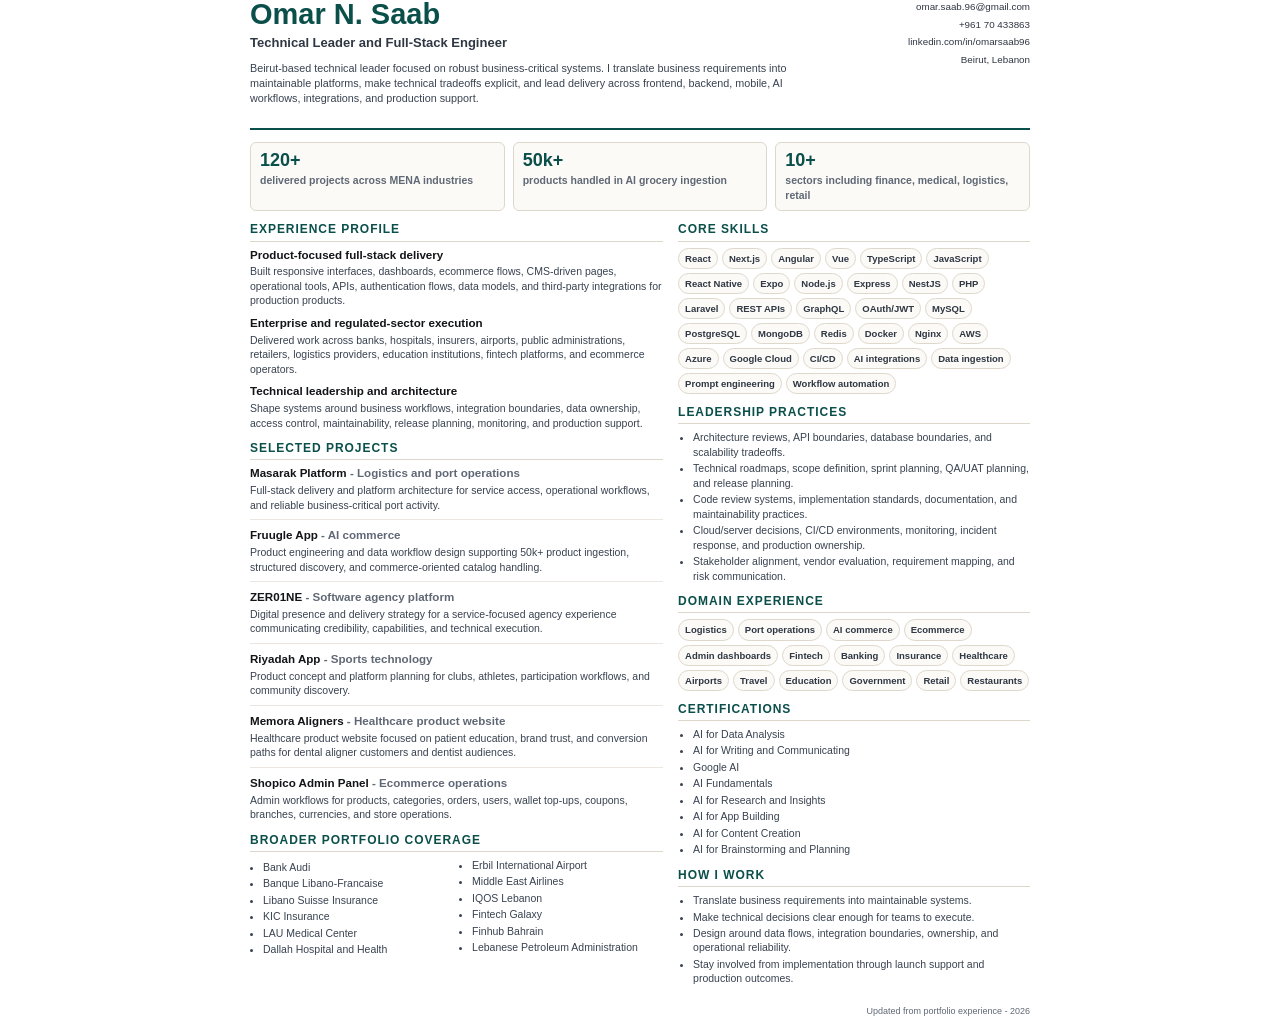
<file: cv.html>
<!doctype html>
<html lang="en">

<head>
  <meta charset="utf-8">
  <meta name="viewport" content="width=device-width, initial-scale=1">
  <title>Omar N. Saab - CV</title>
  <style>
    @page {
      size: A4;
      margin: 12mm;
    }

    * {
      box-sizing: border-box;
    }

    body {
      margin: 0;
      color: #121417;
      background: #fff;
      font-family: Arial, Helvetica, sans-serif;
      font-size: 10.5px;
      line-height: 1.38;
    }

    a {
      color: inherit;
      text-decoration: none;
    }

    .page {
      max-width: 780px;
      margin: 0 auto;
    }

    .header {
      display: grid;
      grid-template-columns: 1fr auto;
      gap: 18px;
      align-items: start;
      padding-bottom: 12px;
      border-bottom: 2px solid #0b4f4a;
    }

    h1 {
      margin: 0;
      color: #0b4f4a;
      font-size: 29px;
      line-height: 1;
      letter-spacing: 0;
    }

    .role {
      margin-top: 5px;
      color: #2f3743;
      font-size: 13px;
      font-weight: 700;
    }

    .summary {
      max-width: 540px;
      margin-top: 9px;
      color: #384250;
      font-size: 10.8px;
    }

    .contact {
      display: grid;
      gap: 4px;
      min-width: 205px;
      color: #2f3743;
      font-size: 9.8px;
      text-align: right;
    }

    .metrics {
      display: grid;
      grid-template-columns: repeat(3, 1fr);
      gap: 8px;
      margin: 12px 0;
    }

    .metric {
      padding: 8px 9px;
      border: 1px solid #ded8cc;
      border-radius: 6px;
      background: #fbfaf7;
    }

    .metric strong {
      display: block;
      color: #0b4f4a;
      font-size: 18px;
      line-height: 1;
    }

    .metric span {
      display: block;
      margin-top: 4px;
      color: #606875;
      font-weight: 700;
    }

    .grid {
      display: grid;
      grid-template-columns: 1.08fr 0.92fr;
      gap: 15px;
    }

    section {
      break-inside: avoid;
      margin-bottom: 12px;
    }

    h2 {
      margin: 0 0 6px;
      padding-bottom: 4px;
      border-bottom: 1px solid #ded8cc;
      color: #0b4f4a;
      font-size: 12px;
      line-height: 1.1;
      text-transform: uppercase;
      letter-spacing: 0.08em;
    }

    h3 {
      margin: 0;
      color: #121417;
      font-size: 11.6px;
      line-height: 1.2;
    }

    .item {
      margin-bottom: 8px;
    }

    .item p {
      margin: 3px 0 0;
      color: #384250;
    }

    ul {
      margin: 5px 0 0;
      padding-left: 15px;
      color: #384250;
    }

    li {
      margin: 2px 0;
    }

    .tags {
      display: flex;
      flex-wrap: wrap;
      gap: 4px;
      margin-top: 6px;
    }

    .tag {
      padding: 3px 6px;
      border: 1px solid #ded8cc;
      border-radius: 999px;
      color: #2f3743;
      background: #fbfaf7;
      font-size: 9.5px;
      font-weight: 700;
      white-space: nowrap;
    }

    .project {
      padding-bottom: 7px;
      border-bottom: 1px solid #ece7de;
    }

    .project:last-child {
      border-bottom: 0;
      padding-bottom: 0;
    }

    .muted {
      color: #606875;
      font-weight: 700;
    }

    .compact-list {
      columns: 2;
      column-gap: 18px;
      padding-left: 13px;
    }

    .compact-list li {
      break-inside: avoid;
    }

    .footer-note {
      margin-top: 7px;
      color: #606875;
      font-size: 9px;
      text-align: right;
    }
  </style>
</head>

<body>
  <main class="page">
    <header class="header">
      <div>
        <h1>Omar N. Saab</h1>
        <div class="role">Technical Leader and Full-Stack Engineer</div>
        <p class="summary">
          Beirut-based technical leader focused on robust business-critical systems. I translate business requirements
          into maintainable platforms, make technical tradeoffs explicit, and lead delivery across frontend, backend,
          mobile, AI workflows, integrations, and production support.
        </p>
      </div>
      <div class="contact">
        <a href="mailto:omar.saab.96@gmail.com">omar.saab.96@gmail.com</a>
        <a href="tel:+96170433863">+961 70 433863</a>
        <a href="https://www.linkedin.com/in/omarsaab96/">linkedin.com/in/omarsaab96</a>
        <span>Beirut, Lebanon</span>
      </div>
    </header>

    <div class="metrics">
      <div class="metric"><strong>120+</strong><span>delivered projects across MENA industries</span></div>
      <div class="metric"><strong>50k+</strong><span>products handled in AI grocery ingestion</span></div>
      <div class="metric"><strong>10+</strong><span>sectors including finance, medical, logistics, retail</span></div>
    </div>

    <div class="grid">
      <div>
        <section>
          <h2>Experience Profile</h2>
          <div class="item">
            <h3>Product-focused full-stack delivery</h3>
            <p>Built responsive interfaces, dashboards, ecommerce flows, CMS-driven pages, operational tools, APIs,
              authentication flows, data models, and third-party integrations for production products.</p>
          </div>
          <div class="item">
            <h3>Enterprise and regulated-sector execution</h3>
            <p>Delivered work across banks, hospitals, insurers, airports, public administrations, retailers, logistics
              providers, education institutions, fintech platforms, and ecommerce operators.</p>
          </div>
          <div class="item">
            <h3>Technical leadership and architecture</h3>
            <p>Shape systems around business workflows, integration boundaries, data ownership, access control,
              maintainability, release planning, monitoring, and production support.</p>
          </div>
        </section>

        <section>
          <h2>Selected Projects</h2>
          <div class="item project">
            <h3>Masarak Platform <span class="muted">- Logistics and port operations</span></h3>
            <p>Full-stack delivery and platform architecture for service access, operational workflows, and reliable
              business-critical port activity.</p>
          </div>
          <div class="item project">
            <h3>Fruugle App <span class="muted">- AI commerce</span></h3>
            <p>Product engineering and data workflow design supporting 50k+ product ingestion, structured discovery, and
              commerce-oriented catalog handling.</p>
          </div>
          <div class="item project">
            <h3>ZER01NE <span class="muted">- Software agency platform</span></h3>
            <p>Digital presence and delivery strategy for a service-focused agency experience communicating credibility,
              capabilities, and technical execution.</p>
          </div>
          <div class="item project">
            <h3>Riyadah App <span class="muted">- Sports technology</span></h3>
            <p>Product concept and platform planning for clubs, athletes, participation workflows, and community
              discovery.</p>
          </div>
          <div class="item project">
            <h3>Memora Aligners <span class="muted">- Healthcare product website</span></h3>
            <p>Healthcare product website focused on patient education, brand trust, and conversion paths for dental
              aligner customers and dentist audiences.</p>
          </div>
          <div class="item project">
            <h3>Shopico Admin Panel <span class="muted">- Ecommerce operations</span></h3>
            <p>Admin workflows for products, categories, orders, users, wallet top-ups, coupons, branches, currencies,
              and store operations.</p>
          </div>
        </section>

        <section>
          <h2>Broader Portfolio Coverage</h2>
          <ul class="compact-list">
            <li>Bank Audi</li>
            <li>Banque Libano-Francaise</li>
            <li>Libano Suisse Insurance</li>
            <li>KIC Insurance</li>
            <li>LAU Medical Center</li>
            <li>Dallah Hospital and Health</li>
            <li>Erbil International Airport</li>
            <li>Middle East Airlines</li>
            <li>IQOS Lebanon</li>
            <li>Fintech Galaxy</li>
            <li>Finhub Bahrain</li>
            <li>Lebanese Petroleum Administration</li>
          </ul>
        </section>
      </div>

      <div>
        <section>
          <h2>Core Skills</h2>
          <div class="tags">
            <span class="tag">React</span>
            <span class="tag">Next.js</span>
            <span class="tag">Angular</span>
            <span class="tag">Vue</span>
            <span class="tag">TypeScript</span>
            <span class="tag">JavaScript</span>
            <span class="tag">React Native</span>
            <span class="tag">Expo</span>
            <span class="tag">Node.js</span>
            <span class="tag">Express</span>
            <span class="tag">NestJS</span>
            <span class="tag">PHP</span>
            <span class="tag">Laravel</span>
            <span class="tag">REST APIs</span>
            <span class="tag">GraphQL</span>
            <span class="tag">OAuth/JWT</span>
            <span class="tag">MySQL</span>
            <span class="tag">PostgreSQL</span>
            <span class="tag">MongoDB</span>
            <span class="tag">Redis</span>
            <span class="tag">Docker</span>
            <span class="tag">Nginx</span>
            <span class="tag">AWS</span>
            <span class="tag">Azure</span>
            <span class="tag">Google Cloud</span>
            <span class="tag">CI/CD</span>
            <span class="tag">AI integrations</span>
            <span class="tag">Data ingestion</span>
            <span class="tag">Prompt engineering</span>
            <span class="tag">Workflow automation</span>
          </div>
        </section>

        <section>
          <h2>Leadership Practices</h2>
          <ul>
            <li>Architecture reviews, API boundaries, database boundaries, and scalability tradeoffs.</li>
            <li>Technical roadmaps, scope definition, sprint planning, QA/UAT planning, and release planning.</li>
            <li>Code review systems, implementation standards, documentation, and maintainability practices.</li>
            <li>Cloud/server decisions, CI/CD environments, monitoring, incident response, and production ownership.</li>
            <li>Stakeholder alignment, vendor evaluation, requirement mapping, and risk communication.</li>
          </ul>
        </section>

        <section>
          <h2>Domain Experience</h2>
          <div class="tags">
            <span class="tag">Logistics</span>
            <span class="tag">Port operations</span>
            <span class="tag">AI commerce</span>
            <span class="tag">Ecommerce</span>
            <span class="tag">Admin dashboards</span>
            <span class="tag">Fintech</span>
            <span class="tag">Banking</span>
            <span class="tag">Insurance</span>
            <span class="tag">Healthcare</span>
            <span class="tag">Airports</span>
            <span class="tag">Travel</span>
            <span class="tag">Education</span>
            <span class="tag">Government</span>
            <span class="tag">Retail</span>
            <span class="tag">Restaurants</span>
          </div>
        </section>

        <section>
          <h2>Certifications</h2>
          <ul>
            <li>AI for Data Analysis</li>
            <li>AI for Writing and Communicating</li>
            <li>Google AI</li>
            <li>AI Fundamentals</li>
            <li>AI for Research and Insights</li>
            <li>AI for App Building</li>
            <li>AI for Content Creation</li>
            <li>AI for Brainstorming and Planning</li>
          </ul>
        </section>

        <section>
          <h2>How I Work</h2>
          <ul>
            <li>Translate business requirements into maintainable systems.</li>
            <li>Make technical decisions clear enough for teams to execute.</li>
            <li>Design around data flows, integration boundaries, ownership, and operational reliability.</li>
            <li>Stay involved from implementation through launch support and production outcomes.</li>
          </ul>
        </section>
      </div>
    </div>

    <div class="footer-note">Updated from portfolio experience - 2026</div>
  </main>
</body>

</html>
</file>
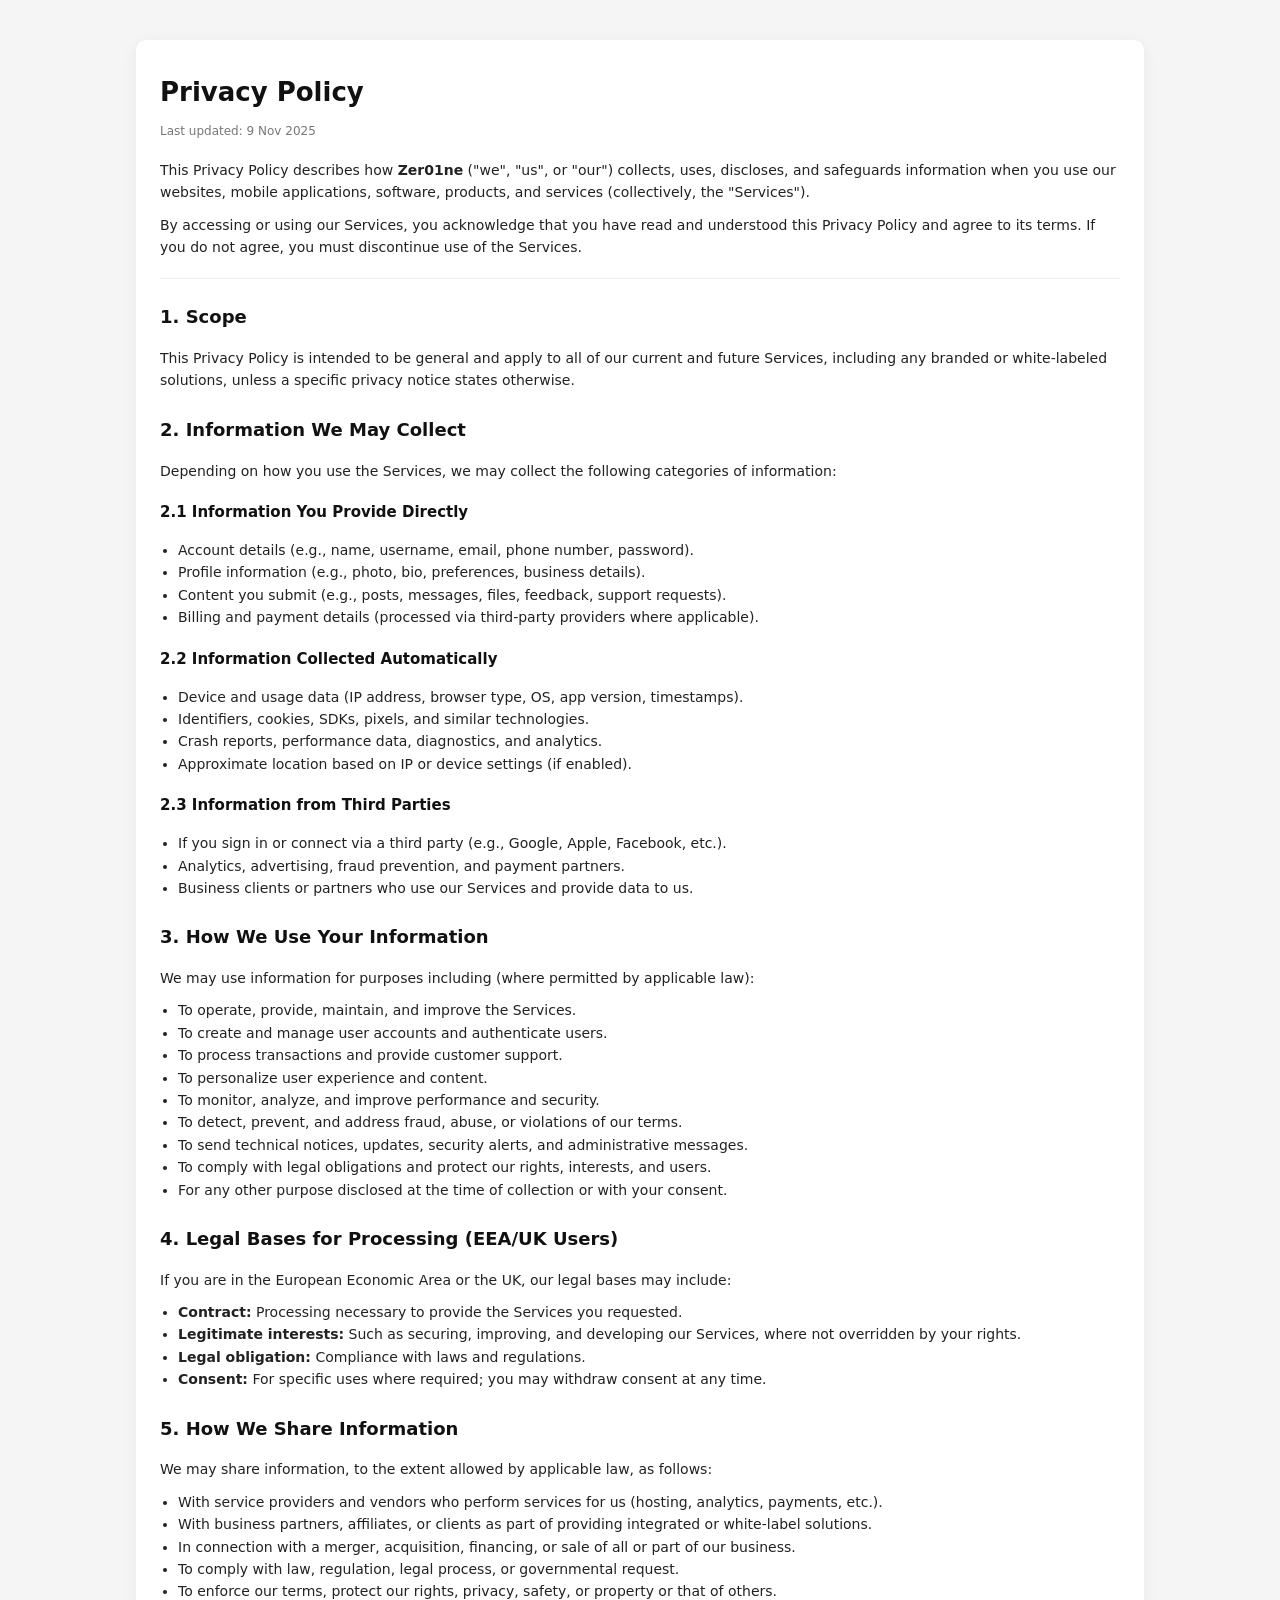
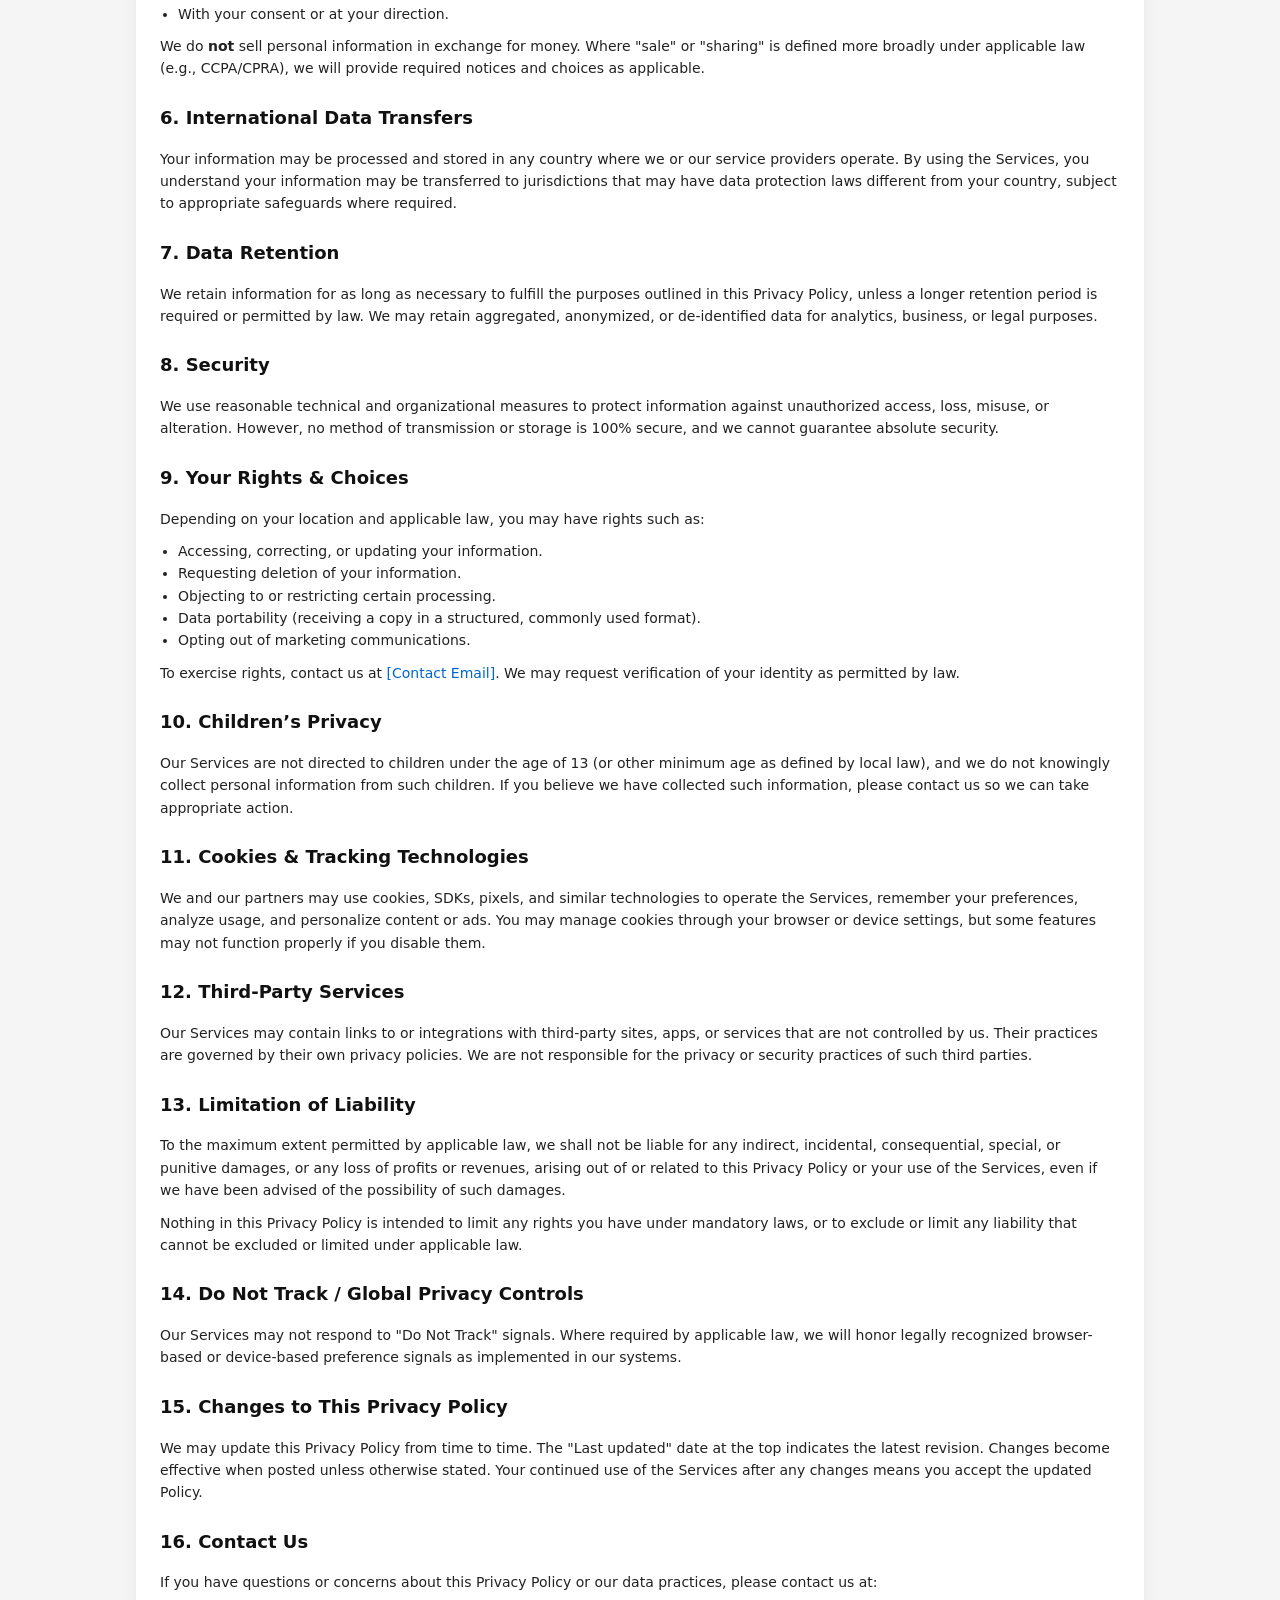
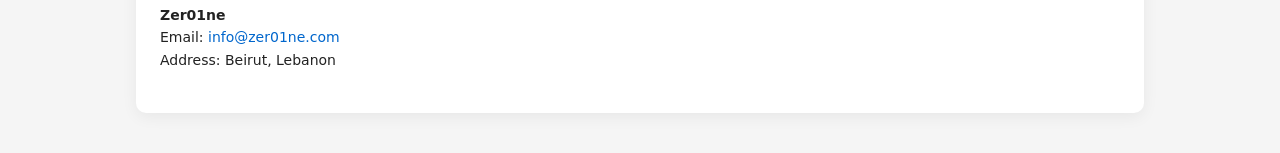
<file: privacy.html>
<!DOCTYPE html>
<html lang="en">
<head>
  <meta charset="UTF-8" />
  <title>Privacy Policy | [App/Company Name]</title>
  <meta name="viewport" content="width=device-width, initial-scale=1.0" />
  <style>
    body {
      font-family: system-ui, -apple-system, BlinkMacSystemFont, "Segoe UI", sans-serif;
      margin: 0;
      padding: 0;
      background: #f5f5f5;
      color: #222;
      line-height: 1.6;
    }
    .page-wrapper {
      max-width: 960px;
      margin: 40px auto;
      background: #fff;
      padding: 32px 24px;
      box-shadow: 0 4px 16px rgba(0,0,0,0.06);
      border-radius: 10px;
    }
    h1, h2, h3 {
      color: #111;
      margin-top: 0;
    }
    h1 {
      font-size: 26px;
      margin-bottom: 8px;
    }
    h2 {
      font-size: 18px;
      margin-top: 24px;
    }
    h3 {
      font-size: 15px;
      margin-top: 18px;
    }
    p {
      margin: 8px 0 10px;
      font-size: 14px;
    }
    ul {
      padding-left: 18px;
      margin: 6px 0 10px;
      font-size: 14px;
    }
    a {
      color: #0066cc;
      text-decoration: none;
    }
    a:hover {
      text-decoration: underline;
    }
    .last-updated {
      font-size: 12px;
      color: #777;
      margin-bottom: 18px;
    }
    strong {
      font-weight: 600;
    }
    hr {
      border: none;
      border-top: 1px solid #eee;
      margin: 20px 0;
    }
  </style>
</head>
<body>
  <div class="page-wrapper">
    <h1>Privacy Policy</h1>
    <div class="last-updated">Last updated: 9 Nov 2025</div>

    <p>
      This Privacy Policy describes how <strong>Zer01ne</strong> ("we", "us", or "our") 
      collects, uses, discloses, and safeguards information when you use our websites, mobile 
      applications, software, products, and services (collectively, the "Services").
    </p>

    <p>
      By accessing or using our Services, you acknowledge that you have read and understood this
      Privacy Policy and agree to its terms. If you do not agree, you must discontinue use of the
      Services.
    </p>

    <hr />

    <h2>1. Scope</h2>
    <p>
      This Privacy Policy is intended to be general and apply to all of our current and future
      Services, including any branded or white-labeled solutions, unless a specific privacy notice
      states otherwise.
    </p>

    <h2>2. Information We May Collect</h2>
    <p>Depending on how you use the Services, we may collect the following categories of information:</p>
    <h3>2.1 Information You Provide Directly</h3>
    <ul>
      <li>Account details (e.g., name, username, email, phone number, password).</li>
      <li>Profile information (e.g., photo, bio, preferences, business details).</li>
      <li>Content you submit (e.g., posts, messages, files, feedback, support requests).</li>
      <li>Billing and payment details (processed via third-party providers where applicable).</li>
    </ul>

    <h3>2.2 Information Collected Automatically</h3>
    <ul>
      <li>Device and usage data (IP address, browser type, OS, app version, timestamps).</li>
      <li>Identifiers, cookies, SDKs, pixels, and similar technologies.</li>
      <li>Crash reports, performance data, diagnostics, and analytics.</li>
      <li>Approximate location based on IP or device settings (if enabled).</li>
    </ul>

    <h3>2.3 Information from Third Parties</h3>
    <ul>
      <li>If you sign in or connect via a third party (e.g., Google, Apple, Facebook, etc.).</li>
      <li>Analytics, advertising, fraud prevention, and payment partners.</li>
      <li>Business clients or partners who use our Services and provide data to us.</li>
    </ul>

    <h2>3. How We Use Your Information</h2>
    <p>We may use information for purposes including (where permitted by applicable law):</p>
    <ul>
      <li>To operate, provide, maintain, and improve the Services.</li>
      <li>To create and manage user accounts and authenticate users.</li>
      <li>To process transactions and provide customer support.</li>
      <li>To personalize user experience and content.</li>
      <li>To monitor, analyze, and improve performance and security.</li>
      <li>To detect, prevent, and address fraud, abuse, or violations of our terms.</li>
      <li>To send technical notices, updates, security alerts, and administrative messages.</li>
      <li>To comply with legal obligations and protect our rights, interests, and users.</li>
      <li>For any other purpose disclosed at the time of collection or with your consent.</li>
    </ul>

    <h2>4. Legal Bases for Processing (EEA/UK Users)</h2>
    <p>If you are in the European Economic Area or the UK, our legal bases may include:</p>
    <ul>
      <li><strong>Contract:</strong> Processing necessary to provide the Services you requested.</li>
      <li><strong>Legitimate interests:</strong> Such as securing, improving, and developing our Services, 
          where not overridden by your rights.</li>
      <li><strong>Legal obligation:</strong> Compliance with laws and regulations.</li>
      <li><strong>Consent:</strong> For specific uses where required; you may withdraw consent at any time.</li>
    </ul>

    <h2>5. How We Share Information</h2>
    <p>We may share information, to the extent allowed by applicable law, as follows:</p>
    <ul>
      <li>With service providers and vendors who perform services for us (hosting, analytics, payments, etc.).</li>
      <li>With business partners, affiliates, or clients as part of providing integrated or white-label solutions.</li>
      <li>In connection with a merger, acquisition, financing, or sale of all or part of our business.</li>
      <li>To comply with law, regulation, legal process, or governmental request.</li>
      <li>To enforce our terms, protect our rights, privacy, safety, or property or that of others.</li>
      <li>With your consent or at your direction.</li>
    </ul>
    <p>
      We do <strong>not</strong> sell personal information in exchange for money. Where "sale" or "sharing" is 
      defined more broadly under applicable law (e.g., CCPA/CPRA), we will provide required notices and
      choices as applicable.
    </p>

    <h2>6. International Data Transfers</h2>
    <p>
      Your information may be processed and stored in any country where we or our service providers
      operate. By using the Services, you understand your information may be transferred to jurisdictions
      that may have data protection laws different from your country, subject to appropriate safeguards
      where required.
    </p>

    <h2>7. Data Retention</h2>
    <p>
      We retain information for as long as necessary to fulfill the purposes outlined in this Privacy Policy,
      unless a longer retention period is required or permitted by law. We may retain aggregated, anonymized,
      or de-identified data for analytics, business, or legal purposes.
    </p>

    <h2>8. Security</h2>
    <p>
      We use reasonable technical and organizational measures to protect information against unauthorized
      access, loss, misuse, or alteration. However, no method of transmission or storage is 100% secure, 
      and we cannot guarantee absolute security.
    </p>

    <h2>9. Your Rights & Choices</h2>
    <p>Depending on your location and applicable law, you may have rights such as:</p>
    <ul>
      <li>Accessing, correcting, or updating your information.</li>
      <li>Requesting deletion of your information.</li>
      <li>Objecting to or restricting certain processing.</li>
      <li>Data portability (receiving a copy in a structured, commonly used format).</li>
      <li>Opting out of marketing communications.</li>
    </ul>
    <p>
      To exercise rights, contact us at <a href="mailto:[Contact Email]">[Contact Email]</a>.
      We may request verification of your identity as permitted by law.
    </p>

    <h2>10. Children’s Privacy</h2>
    <p>
      Our Services are not directed to children under the age of 13 (or other minimum age as defined by
      local law), and we do not knowingly collect personal information from such children. If you believe 
      we have collected such information, please contact us so we can take appropriate action.
    </p>

    <h2>11. Cookies & Tracking Technologies</h2>
    <p>
      We and our partners may use cookies, SDKs, pixels, and similar technologies to operate the Services,
      remember your preferences, analyze usage, and personalize content or ads. You may manage cookies
      through your browser or device settings, but some features may not function properly if you disable them.
    </p>

    <h2>12. Third-Party Services</h2>
    <p>
      Our Services may contain links to or integrations with third-party sites, apps, or services that are not
      controlled by us. Their practices are governed by their own privacy policies. We are not responsible for
      the privacy or security practices of such third parties.
    </p>

    <h2>13. Limitation of Liability</h2>
    <p>
      To the maximum extent permitted by applicable law, we shall not be liable for any indirect, incidental,
      consequential, special, or punitive damages, or any loss of profits or revenues, arising out of or 
      related to this Privacy Policy or your use of the Services, even if we have been advised of the 
      possibility of such damages.
    </p>
    <p>
      Nothing in this Privacy Policy is intended to limit any rights you have under mandatory laws, or 
      to exclude or limit any liability that cannot be excluded or limited under applicable law.
    </p>

    <h2>14. Do Not Track / Global Privacy Controls</h2>
    <p>
      Our Services may not respond to "Do Not Track" signals. Where required by applicable law, we will 
      honor legally recognized browser-based or device-based preference signals as implemented in our systems.
    </p>

    <h2>15. Changes to This Privacy Policy</h2>
    <p>
      We may update this Privacy Policy from time to time. The "Last updated" date at the top indicates the
      latest revision. Changes become effective when posted unless otherwise stated. Your continued use of
      the Services after any changes means you accept the updated Policy.
    </p>

    <h2>16. Contact Us</h2>
    <p>
      If you have questions or concerns about this Privacy Policy or our data practices, please contact us at:
    </p>
    <p>
      <strong>Zer01ne</strong><br />
      Email: <a href="mailto:[Contact Email]">info@zer01ne.com</a><br />
      Address: Beirut, Lebanon
    </p>
  </div>
</body>
</html>
</file>
